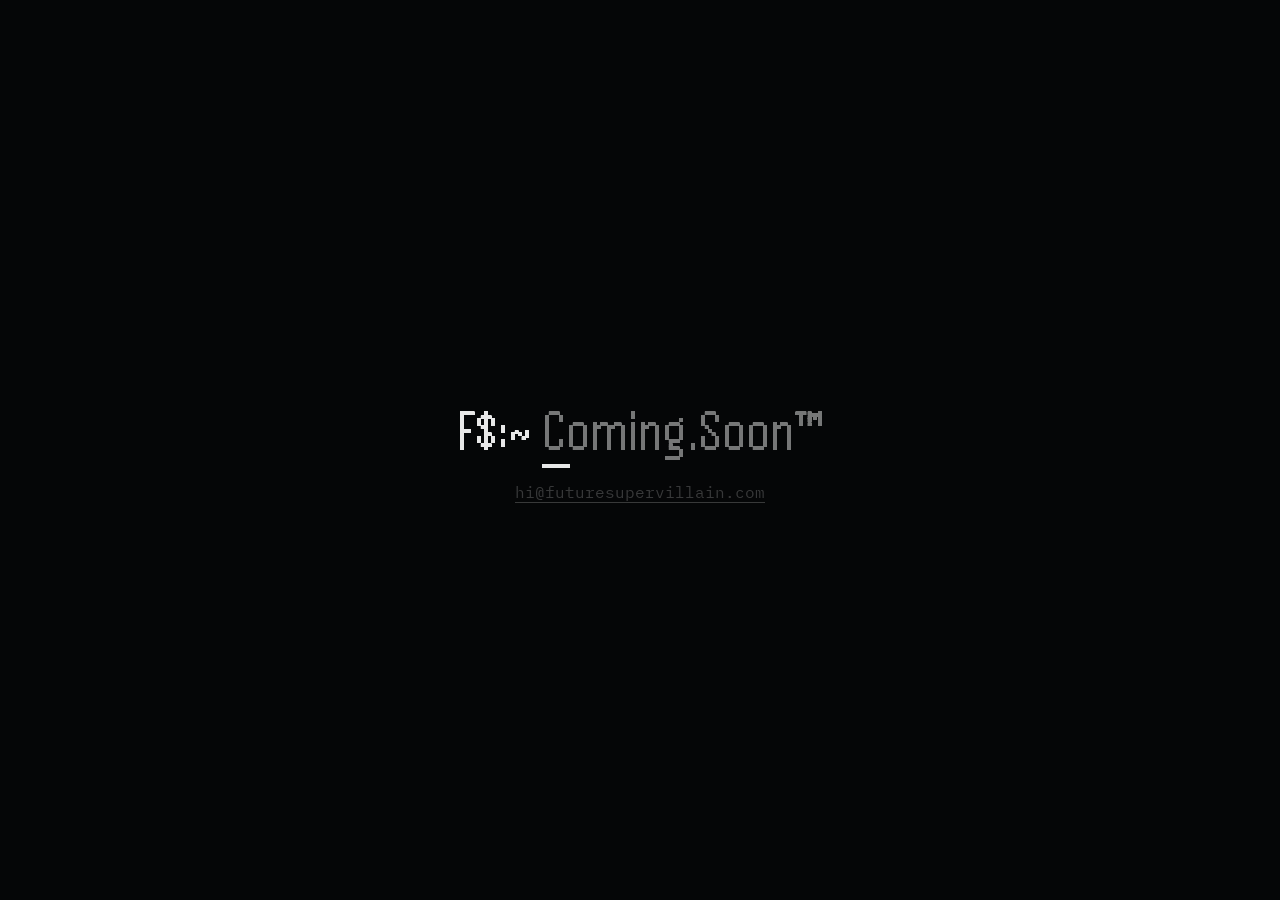
<file: index.html>
<!DOCTYPE html>
<!-- Wake up, ... 
██████╗   █████╗ 
██╔════╝  ██╔══╝ 
█████╗    █████╗ 
██╔══╝    ╚══██║ 
██║       █████╔╝
F$ | est. MCMLXXXVI -->
<html lang="en">
  <head>
    <meta charset="utf-8" />
    <meta name="viewport" content="width=device-width, initial-scale=1" />
    <meta name="description" content="FutureSupervillain — Coming Soon" />
    <meta name="theme-color" content="#050607" />
    <title>Initializing... | FutureSupervillain</title>
    <link rel="preconnect" href="https://fonts.googleapis.com" />
    <link rel="preconnect" href="https://fonts.gstatic.com" crossorigin />
    <link
      href="https://fonts.googleapis.com/css2?family=Handjet:wght@400&family=IBM+Plex+Mono:wght@400;600&family=Space+Mono:wght@400;700&display=swap"
      rel="stylesheet" />
    <link rel="stylesheet" href="css/style.css" />
  </head>

  <body>
    <main class="wrap">
      <h1 class="headline">
        <span class="prefix">F$:~ </span
        ><span
          ><span class="c-with-cursor">C<span class="cursor">_</span></span
          >oming.Soon™
        </span>
      </h1>
      <div class="email-link">
        <a href="mailto:hi@futuresupervillain.com" aria-label="Email FutureSupervillain at hi@futuresupervillain.com">hi@futuresupervillain.com</a>
      </div>
    </main>
  </body>
</html>
</file>
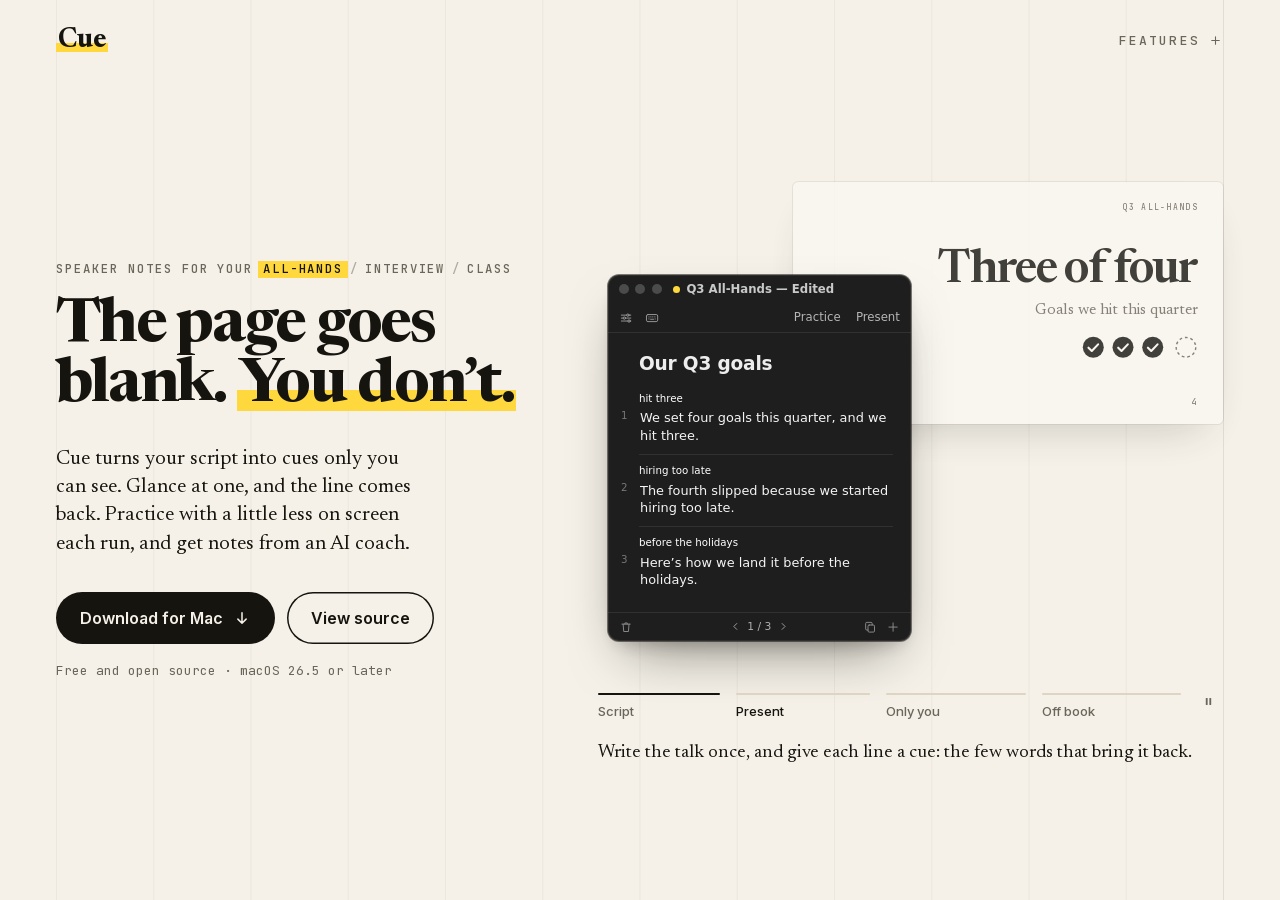
<file: cue/index.html>
<!doctype html>
<html lang="en" class="is-loading">
<head>
  <meta charset="utf-8">
  <meta name="viewport" content="width=device-width, initial-scale=1">
  <meta http-equiv="Content-Security-Policy" content="default-src 'self'; script-src 'self' 'sha256-LbAaYq819n1O8pnHSMp3FAXFT/qp3uhgTP/Gjx+9K60='; style-src 'self'; img-src 'self'; font-src 'self'; object-src 'none'; base-uri 'none'; form-action 'none'">
  <!-- Private beta: kept out of search results until Cue launches publicly. -->
  <meta name="robots" content="noindex, nofollow">
  <meta name="description" content="Cue turns your script into cues only you can see. Glance at one, and the line comes back. Practice with less on screen each run, with notes from an AI coach.">
  <title>Cue — The page goes blank. You don’t.</title>
  <script>
    // Marks scripting as available, and hides what the page intro brings in, before the first paint.
    document.documentElement.classList.add("js");
    if (!matchMedia("(prefers-reduced-motion: reduce)").matches) document.documentElement.classList.add("is-intro");
  </script>
  <link rel="icon" href="favicon.svg" type="image/svg+xml">
  <link rel="stylesheet" href="style.css">
</head>
<body>
  <header class="top">
    <a class="wordmark" href="./" data-intro="0"><span>Cue</span></a>
    <button class="top__link" type="button" data-features aria-haspopup="dialog" data-intro="60">
      Features
      <svg viewBox="0 0 24 24" aria-hidden="true"><path d="M12 5v14M5 12h14"/></svg>
    </button>
  </header>

  <main class="hero">
    <div class="pitch">
      <div class="eyebrow scenarios" data-scenarios data-intro="120">
        <span id="scenarios-label">Speaker notes for your</span>
        <span class="scenarios__list" role="group" aria-labelledby="scenarios-label">
          <button type="button" data-scenario="all-hands" aria-pressed="true">All-hands</button>
          <span class="scenarios__sep" aria-hidden="true">/</span>
          <button type="button" data-scenario="interview" aria-pressed="false">Interview</button>
          <span class="scenarios__sep" aria-hidden="true">/</span>
          <button type="button" data-scenario="class" aria-pressed="false">Class</button>
        </span>
      </div>
      <h1 data-headline>
        <span class="visually-hidden">The page goes blank. You don’t.</span>
        <span class="headline" aria-hidden="true">
          <span class="headline__item is-current"><span class="headline__row">The page goes</span><span class="headline__row">blank. <mark>You don’t.</mark></span></span>
          <span class="headline__item"><span class="headline__row">Every line,</span><span class="headline__row"><mark>right on cue.</mark></span></span>
          <span class="headline__item"><span class="headline__row">Notes you’ll need</span><span class="headline__row"><mark>less every time.</mark></span></span>
          <span class="headline__item"><span class="headline__row">Off book,</span><span class="headline__row"><mark>on cue.</mark></span></span>
        </span>
      </h1>
      <p class="lede" data-intro="220">Cue turns your script into cues only you can see. Glance at one, and the line comes back. Practice with a little less on screen each run, and get notes from an AI coach.</p>
      <p class="actions">
        <a class="button button--primary" href="https://github.com/robertobrambila/cue/releases/latest" data-intro="300">
          Download for Mac
          <svg viewBox="0 0 24 24" aria-hidden="true"><path d="M12 5v14M6.5 13.5 12 19l5.5-5.5"/></svg>
        </a>
        <a class="button button--quiet" href="https://github.com/robertobrambila/cue" data-intro="340">View source</a>
      </p>
      <p class="fine" data-intro="400">Free and open source · macOS 26.5 or later</p>
    </div>

    <section class="demo" aria-labelledby="demo-title">
      <h2 id="demo-title" class="visually-hidden">How Cue works</h2>

      <div class="stage" data-stage data-step="script" role="img" aria-label="Cue in edit mode beside a slide titled Three of four.">
        <div class="slide" data-intro="160">
          <p class="slide__kicker" data-slot="kicker">Q3 all-hands</p>
          <div class="slide__heading">
            <p class="slide__title" data-slot="title">Three of four</p>
            <p class="slide__sub" data-slot="sub">Goals we hit this quarter</p>
            <div class="slide__visual" data-slot="visual" aria-hidden="true"><svg viewBox="0 0 134 28"><circle class="v-fill" cx="14" cy="14" r="12"/><path class="v-tick" d="M8.5 14.5l3.8 3.8 7.2-7.6"/><circle class="v-fill" cx="48" cy="14" r="12"/><path class="v-tick" d="M42.5 14.5l3.8 3.8 7.2-7.6"/><circle class="v-fill" cx="82" cy="14" r="12"/><path class="v-tick" d="M76.5 14.5l3.8 3.8 7.2-7.6"/><circle class="v-ring" cx="120" cy="14" r="11.2"/></svg></div>
          </div>
          <p class="slide__num" data-slot="num">4</p>
        </div>

        <div class="cw" data-intro="280" data-intro-lift>
          <div class="cw__chrome">
            <div class="cw__chrome-inner">
              <div class="cw__titlebar">
                <span class="cw__lights"><i></i><i></i><i></i></span>
                <span class="cw__title"><b class="cw__dot"></b><span data-slot="file">Q3 All-Hands — Edited</span></span>
              </div>
              <div class="cw__toolbar">
                <span class="cw__tools">
                  <svg viewBox="0 0 24 24"><path d="M4 7h9M17 7h3M4 12h3M11 12h9M4 17h11M19 17h1"/><circle cx="15" cy="7" r="2"/><circle cx="9" cy="12" r="2"/><circle cx="17" cy="17" r="2"/></svg>
                  <svg viewBox="0 0 24 24"><rect x="2.5" y="6" width="19" height="12" rx="2.5"/><path d="M6.5 10h.5M9.75 10h.5M13 10h.5M16.5 10h.5M6.5 13.5h.5M17 13.5h.5M9.5 14h5"/></svg>
                </span>
                <span class="cw__actions"><span>Practice</span><span>Present</span></span>
              </div>
            </div>
          </div>

          <div class="cw__body">
            <p class="cw__page" data-slot="page">Our Q3 goals</p>
            <ol class="cw__blocks">
              <li class="cw__block">
                <span class="cw__num">1</span>
                <span class="cw__cue">
                  <svg class="cw__pin" viewBox="0 0 24 24"><path d="M8 3.5h8v1.7l-1.7 1 .6 5 2.6 2.4v1.6h-4.6v6.3L12 22.5l-.9-1V15.2H6.5v-1.6L9.1 11.2l.6-5-1.7-1z"/></svg>
                  <span class="cw__cue-text"><span class="cw__word">hit three</span><span class="cw__letters">W s f g t q, a w h t.</span></span>
                </span>
                <span class="cw__line"><span>We set four goals this quarter, and we hit three.</span></span>
              </li>
              <li class="cw__block">
                <span class="cw__num">2</span>
                <span class="cw__cue">
                  <svg class="cw__pin" viewBox="0 0 24 24"><path d="M8 3.5h8v1.7l-1.7 1 .6 5 2.6 2.4v1.6h-4.6v6.3L12 22.5l-.9-1V15.2H6.5v-1.6L9.1 11.2l.6-5-1.7-1z"/></svg>
                  <span class="cw__cue-text"><span class="cw__word">hiring too late</span><span class="cw__letters">T f s b w s h t l.</span></span>
                </span>
                <span class="cw__line"><span>The fourth slipped because we started hiring too late.</span></span>
              </li>
              <li class="cw__block">
                <span class="cw__num">3</span>
                <span class="cw__cue">
                  <svg class="cw__pin" viewBox="0 0 24 24"><path d="M8 3.5h8v1.7l-1.7 1 .6 5 2.6 2.4v1.6h-4.6v6.3L12 22.5l-.9-1V15.2H6.5v-1.6L9.1 11.2l.6-5-1.7-1z"/></svg>
                  <span class="cw__cue-text"><span class="cw__word">before the holidays</span><span class="cw__letters">H h w l i b t h.</span></span>
                </span>
                <span class="cw__line"><span>Here’s how we land it before the holidays.</span></span>
              </li>
            </ol>
          </div>

          <div class="cw__foot cw__foot--edit">
            <span class="cw__side">
              <svg viewBox="0 0 24 24"><path d="M5 7h14M10 7V5h4v2M7 7l1 12.5h8L17 7"/></svg>
            </span>
            <span class="cw__pager">
              <svg viewBox="0 0 24 24"><path d="M14.5 6.5 9 12l5.5 5.5"/></svg>
              1 / 3
              <svg viewBox="0 0 24 24"><path d="M9.5 6.5 15 12l-5.5 5.5"/></svg>
            </span>
            <span class="cw__side cw__side--end">
              <svg viewBox="0 0 24 24"><rect x="8.5" y="8.5" width="11" height="12" rx="2"/><path d="M15.5 8.5V6a2 2 0 0 0-2-2h-7a2 2 0 0 0-2 2v9a2 2 0 0 0 2 2h2"/></svg>
              <svg viewBox="0 0 24 24"><path d="M12 5v14M5 12h14"/></svg>
            </span>
          </div>

          <div class="cw__foot cw__foot--present">
            <p class="cw__status">
              <svg viewBox="0 0 24 24"><path d="M3 12s3.5-6 9-6 9 6 9 6-3.5 6-9 6-9-6-9-6z"/><circle cx="12" cy="12" r="2.6"/><path d="M4 4l16 16"/></svg>
              <span>1 / 3</span><span class="cw__open">&nbsp;· 1 of 3 open</span>
              <svg viewBox="0 0 24 24"><rect x="2.5" y="6" width="19" height="12" rx="2.5"/><path d="M6.5 10h.5M9.75 10h.5M13 10h.5M16.5 10h.5M6.5 13.5h.5M17 13.5h.5M9.5 14h5"/></svg>
            </p>
            <p class="cw__hints">⌘← ⌘→ pages · ⌘E expand · ⌘/ all keys</p>
          </div>

          <div class="cw__foot cw__foot--practice">
            <span class="cw__run">
              <svg viewBox="0 0 24 24"><circle cx="12" cy="13" r="7"/><path d="M12 13V9.5M10 3.5h4M12 3.5V6"/></svg>
              <span data-clock>0:41</span> · Page 1 of 3
              <i></i>
              End Run
            </span>
          </div>

          <p class="cw__ghost">
            <svg viewBox="0 0 24 24"><path d="M3 12s3.5-6 9-6 9 6 9 6-3.5 6-9 6-9-6-9-6z"/><circle cx="12" cy="12" r="2.6"/><path d="M4 4l16 16"/></svg>
            Hidden from screen sharing
          </p>
        </div>

        <span class="pointer"><svg viewBox="0 0 24 24"><path d="M5.5 2.8v17.4l4.4-4.2 2.9 6.4 2.8-1.2-2.8-6.3h6.1z"/></svg></span>
      </div>

      <div class="steps" data-intro="460">
        <div class="step-bar">
          <ol class="tabs" aria-label="Steps">
            <li><button class="tab" type="button" data-step-tab="script"><span class="tab__bar"><span class="tab__fill"></span></span>Script</button></li>
            <li><button class="tab" type="button" data-step-tab="present"><span class="tab__bar"><span class="tab__fill"></span></span>Present</button></li>
            <li><button class="tab" type="button" data-step-tab="private"><span class="tab__bar"><span class="tab__fill"></span></span>Only you</button></li>
            <li><button class="tab" type="button" data-step-tab="offbook"><span class="tab__bar"><span class="tab__fill"></span></span>Off book</button></li>
          </ol>
          <button class="autoplay" type="button" data-autoplay aria-label="Pause animation">
            <svg class="autoplay__pause" viewBox="0 0 24 24" aria-hidden="true"><rect x="7" y="5.5" width="3.4" height="13" rx="1"/><rect x="13.6" y="5.5" width="3.4" height="13" rx="1"/></svg>
            <svg class="autoplay__play" viewBox="0 0 24 24" aria-hidden="true"><path d="M8.5 5.8v12.4a.8.8 0 0 0 1.2.7l9.6-6.2a.8.8 0 0 0 0-1.4L9.7 5.1a.8.8 0 0 0-1.2.7z"/></svg>
          </button>
        </div>
        <div class="captions" data-captions aria-live="off">
          <p class="caption is-current" data-step-caption="script" data-label="Cue in edit mode beside a slide titled Three of four: three lines of script, each with a short cue above it.">Write the talk once, and give each line a cue: the few words that bring it back.</p>
          <p class="caption" data-step-caption="present" data-label="Cue in present mode over the slide, showing only three cues. A pointer hovers the cue hiring too late, and its full line comes back, pinned in yellow." hidden>Present, and every line collapses to its cue. Hover one, and the line comes back.</p>
          <p class="caption" data-step-caption="private" data-label="What the audience sees: only the slide. Cue's window is hidden from the share, shown here as a dashed outline." hidden>Share your screen, and the room sees only your slide. Cue stays out of the share.</p>
          <p class="caption" data-step-caption="offbook" data-label="Cue in practice mode, stepping from the first letters of each line, to the cues, to an empty page, with a run timer below." hidden>Rehearse with less each run: first letters, then cues, then nothing at all.</p>
        </div>
      </div>
    </section>
  </main>

  <dialog class="features" data-features-dialog aria-labelledby="features-title">
    <div class="features__sheet">
      <button class="features__close" type="button" data-close aria-label="Close" autofocus>
        <svg viewBox="0 0 24 24" aria-hidden="true"><path d="M6.5 6.5l11 11M17.5 6.5l-11 11"/></svg>
      </button>
      <div class="features__body">
        <p class="eyebrow">Features</p>
        <h2 id="features-title">From first draft <mark>to speech day.</mark></h2>
        <ol class="features__groups">
          <li class="features__group">
            <span class="features__num" aria-hidden="true">01</span>
            <div>
              <h3>Write it once.</h3>
              <ul>
                <li>Paste a script, and Cue splits it into thoughts.</li>
                <li>Give each one a cue, or let Cue suggest one.</li>
                <li>Bring in speaker notes from PowerPoint.</li>
              </ul>
            </div>
          </li>
          <li class="features__group">
            <span class="features__num" aria-hidden="true">02</span>
            <div>
              <h3>Get off book.</h3>
              <ul>
                <li>Rehearse with a little less on screen each run.</li>
                <li>First letters, then cues, then nothing at all.</li>
                <li>Track recall and personal bests to speech day.</li>
              </ul>
            </div>
          </li>
          <li class="features__group">
            <span class="features__num" aria-hidden="true">03</span>
            <div>
              <h3>A coach you choose.</h3>
              <ul>
                <li>After a run: what worked, and what to practice.</li>
                <li>Use GitHub Copilot, a local model with Ollama, or your own OpenAI or Anthropic key.</li>
                <li>Transcribed on your Mac. Review before it’s sent.</li>
              </ul>
            </div>
          </li>
          <li class="features__group">
            <span class="features__num" aria-hidden="true">04</span>
            <div>
              <h3>Present from a glance.</h3>
              <ul>
                <li>Lines collapse to cues. Hover to peek, click to pin.</li>
                <li>Open a whole page at once with <kbd>⌘E</kbd>.</li>
                <li>A big title on each page for its key message.</li>
              </ul>
            </div>
          </li>
          <li class="features__group">
            <span class="features__num" aria-hidden="true">05</span>
            <div>
              <h3>Keep your place.</h3>
              <ul>
                <li>Cue can follow your PowerPoint or Keynote deck.</li>
                <li>Someone else driving? Say “next slide.”</li>
                <li>Shortcuts work while your slides are in front.</li>
              </ul>
            </div>
          </li>
          <li class="features__group">
            <span class="features__num" aria-hidden="true">06</span>
            <div>
              <h3>Only you see it.</h3>
              <ul>
                <li>Cue stays out of screen shares and recordings.</li>
                <li>Place it beside Teams or under your camera.</li>
                <li>A small indicator confirms it’s hidden.</li>
              </ul>
            </div>
          </li>
        </ol>
        <div class="features__foot">
          <p>Free and open source · macOS 26.5 or later</p>
          <a class="button button--primary" href="https://github.com/robertobrambila/cue/releases/latest">
            Download for Mac
            <svg viewBox="0 0 24 24" aria-hidden="true"><path d="M12 5v14M6.5 13.5 12 19l5.5-5.5"/></svg>
          </a>
        </div>
      </div>
    </div>
  </dialog>

  <script src="script.js"></script>
</body>
</html>
</file>
<file: css/style.css>
:root {
  color-scheme: dark;
}
body {
  margin: 0;
  min-height: 100vh;
  display: grid;
  place-items: center;
  background: #050607;
  color: #e8e8e8;
  font-family: "Space Mono", ui-monospace, SFMono-Regular, Menlo, Monaco,
    Consolas, "Liberation Mono", monospace;
}
.wrap {
  width: min(720px, calc(100% - 48px));
  text-align: center;
  display: grid;
  gap: 18px;
  padding: 24px 0;
}
.logo {
  font-weight: 600;
  letter-spacing: 0.08em;
  opacity: 0.5;
}
h1 {
  margin: 0;
  font-size: clamp(37px, 6.6vw, 59px);
  font-family: "Handjet", ui-monospace, SFMono-Regular, Menlo, Monaco,
    Consolas, "Liberation Mono", monospace;
  font-weight: 400;
  color: rgba(232, 232, 232, 0.5);
}
h1 .prefix {
  color: #e8e8e8;
}
h1 .c-with-cursor {
  position: relative;
  display: inline-block;
}
h1 .cursor {
  position: absolute;
  left: 0;
  bottom: -8px;
  color: #e8e8e8;
  animation: blink 1s steps(2, end) infinite;
}
@keyframes blink {
  0% {
    opacity: 1;
  }
  50% {
    opacity: 0;
  }
  100% {
    opacity: 1;
  }
}
.email-link {
  opacity: 0.9;
  font-family: "IBM Plex Mono", ui-monospace, SFMono-Regular, Menlo,
    Monaco, Consolas, "Liberation Mono", monospace;
  font-size: clamp(12.8px, 2vw, 16px);
}
a {
  color: rgba(232, 232, 232, 0.25);
  text-decoration: none;
  border-bottom: 1px solid rgba(232, 232, 232, 0.25);
}
a:hover {
  color: rgba(232, 232, 232, 1);
  border-bottom-color: rgba(232, 232, 232, 0.65);
}

@media (prefers-reduced-motion: reduce) {
  h1 .cursor {
    animation: none;
  }
}
</file>
<file: cue/style.css>
@font-face {
  font-family: "Newsreader";
  src: url("fonts/newsreader.woff2") format("woff2");
  font-weight: 400 700;
  font-display: swap;
}

@font-face {
  font-family: "Inter";
  src: url("fonts/inter.woff2") format("woff2");
  font-weight: 400 700;
  font-display: swap;
}

@font-face {
  font-family: "JetBrains Mono";
  src: url("fonts/jetbrains-mono.woff2") format("woff2");
  font-weight: 400 600;
  font-display: swap;
}

:root {
  --paper: #F5F1E8;
  --sheet: #FBF8F2;
  --ink: #16140F;
  --graphite: #6B665C;
  --desk: #DDD4C2;
  --cue: #FFD83D;
  --serif: "Newsreader", Georgia, serif;
  --sans: "Inter", system-ui, -apple-system, "Helvetica Neue", sans-serif;
  --mono: "JetBrains Mono", ui-monospace, "SF Mono", monospace;
  --mac: -apple-system, BlinkMacSystemFont, "SF Pro Text", system-ui, "Inter", sans-serif;
  --ease: cubic-bezier(0.2, 0.7, 0.1, 1);
  --pad: clamp(20px, 4.4vw, 72px);
  /* The content's left and right edges: the header, grid, and hero share them. */
  --edge: max(var(--pad), calc(50vw - 750px + var(--pad)));
  background: var(--paper);
}

* {
  box-sizing: border-box;
}

body {
  display: flex;
  flex-direction: column;
  min-height: 100svh;
  margin: 0;
  color: var(--ink);
  font: 400 17px / 1.5 var(--sans);
  -webkit-font-smoothing: antialiased;
  text-rendering: optimizeLegibility;
}

/* Recall's faint twelve-column grid. */
body::before {
  content: "";
  position: fixed;
  z-index: -1;
  inset: 0 var(--edge);
  border-right: 1px solid rgba(22, 20, 15, 0.045);
  background: linear-gradient(90deg, rgba(22, 20, 15, 0.045) 1px, transparent 1px) 0 0 / calc(100% / 12) 100%;
  pointer-events: none;
}

a,
button {
  -webkit-tap-highlight-color: transparent;
}

:focus-visible {
  outline: 2px solid var(--ink);
  outline-offset: 3px;
}

.visually-hidden {
  position: absolute;
  width: 1px;
  height: 1px;
  overflow: hidden;
  clip-path: inset(50%);
  white-space: nowrap;
}

/* Header: the wordmark, and the way into the features sheet. */

.top {
  display: flex;
  align-items: center;
  justify-content: space-between;
  padding: 20px var(--edge) 0;
}

.top__link {
  display: inline-flex;
  align-items: center;
  gap: 9px;
  min-height: 40px;
  padding: 0 2px;
  border: 0;
  border-radius: 6px;
  color: var(--graphite);
  background: none;
  font: 500 13px / 1 var(--mono);
  letter-spacing: 0.16em;
  text-transform: uppercase;
  cursor: pointer;
  transition: color 0.2s;
}

.top__link svg {
  width: 13px;
  height: 13px;
  fill: none;
  stroke: currentColor;
  stroke-width: 2;
  stroke-linecap: round;
  transition: transform 0.35s var(--ease);
}

.top__link:hover {
  color: var(--ink);
}

.top__link:hover svg {
  transform: rotate(90deg);
}

.wordmark {
  color: var(--ink);
  font: 700 28px / 1 var(--serif);
  letter-spacing: -0.03em;
  text-decoration: none;
}

.wordmark span {
  padding: 0 0.06em;
  background: linear-gradient(transparent 60%, var(--cue) 60%, var(--cue) 94%, transparent 94%);
}

/* Hero */

.hero {
  flex: 1;
  display: grid;
  grid-template-columns: minmax(0, 5.2fr) minmax(0, 6.8fr);
  align-items: center;
  column-gap: clamp(32px, 5vw, 96px);
  width: 100%;
  padding: clamp(20px, 3vh, 44px) var(--edge) clamp(28px, 5vh, 60px);
}

.pitch {
  container-type: inline-size;
}

.eyebrow {
  margin: 0 0 20px;
  color: var(--graphite);
  font: 500 13px / 1.2 var(--mono);
  letter-spacing: 0.16em;
  text-transform: uppercase;
}

h1 {
  margin: 0;
  /* One size for every headline in the rotation: the widest row fills the column. */
  font: 700 min(12.8cqi, 84px) / 0.98 var(--serif);
  letter-spacing: -0.035em;
}

/* The headlines share one cell, so the column keeps its height as they rotate. */
.headline {
  display: grid;
}

.headline__item {
  grid-area: 1 / 1;
  visibility: hidden;
}

.headline__item.is-current,
.headline__item.is-entering,
.headline__item.is-leaving {
  visibility: visible;
}

.headline__row {
  display: block;
  white-space: nowrap;
}

.headline__word {
  display: inline-block;
}

h1 mark,
.features h2 mark {
  padding: 0 0.04em;
  color: inherit;
  background: linear-gradient(transparent 55%, var(--cue) 55%, var(--cue) 90%, transparent 90%) left center / 100% 100% no-repeat;
}

.lede {
  max-width: 34ch;
  margin: 28px 0 0;
  font: 400 clamp(19px, 1.6vw, 24px) / 1.38 var(--serif);
  text-wrap: pretty;
}

.actions {
  display: flex;
  flex-wrap: wrap;
  gap: 12px;
  margin: 34px 0 0;
}

.button {
  display: inline-flex;
  align-items: center;
  gap: 10px;
  min-height: 52px;
  padding: 0 24px;
  border-radius: 999px;
  font: 600 16px / 1 var(--sans);
  text-decoration: none;
  transition: background-color 0.2s, color 0.2s;
}

.button svg {
  width: 18px;
  height: 18px;
  fill: none;
  stroke: currentColor;
  stroke-width: 2;
  stroke-linecap: round;
  stroke-linejoin: round;
}

.button--primary {
  color: var(--paper);
  background: var(--ink);
}

.button--primary:hover {
  background: #2E2A22;
}

.button--quiet {
  color: var(--ink);
  box-shadow: inset 0 0 0 1.5px var(--ink);
}

.button--quiet:hover {
  background: rgba(22, 20, 15, 0.06);
}

.fine {
  margin: 18px 0 0;
  color: var(--graphite);
  font: 400 13px / 1.4 var(--mono);
}

/* The demo: a slide at the back, Cue's window floating over its corner. */

.demo {
  container: demo / inline-size;
  display: grid;
}

/* The eyebrow doubles as the demo's talk picker: "Speaker notes for your
   all-hands / interview / class". The chosen talk wears the cue highlight,
   which hands off to the next choice: out to the right, in from the left. */
.scenarios {
  display: flex;
  flex-wrap: wrap;
  align-items: baseline;
  gap: 6px 0.75em;
  /* Eases down to 12px so the line holds on laptops; phones wrap it instead. */
  font-size: clamp(12px, 100cqi / 38.8, 13px);
}

.scenarios__list {
  display: flex;
  align-items: baseline;
  gap: 0.5em;
}

.scenarios__sep {
  color: rgba(107, 102, 92, 0.5);
}

.scenarios button {
  position: relative;
  isolation: isolate;
  margin: -8px 0;
  padding: 8px 0;
  border: 0;
  color: var(--graphite);
  background: none;
  font: inherit;
  letter-spacing: inherit;
  text-transform: inherit;
  cursor: pointer;
  transition: color 0.2s;
}

.scenarios button::before {
  content: "";
  position: absolute;
  z-index: -1;
  inset: 7px -0.35em;
  background: var(--cue);
  transform: scaleX(0);
  transform-origin: right center;
  transition: transform 0.32s var(--ease);
}

.scenarios button:hover,
.scenarios button[aria-pressed="true"] {
  color: var(--ink);
}

.scenarios button[aria-pressed="true"]::before {
  transform: none;
  transform-origin: left center;
  transition: transform 0.45s var(--ease) 0.1s;
}

/* Without scripting the picker can't change the demo, so it reads as a plain
   eyebrow for the talk the demo shows. */
html:not(.js) .scenarios button[aria-pressed="false"],
html:not(.js) .scenarios__sep {
  display: none;
}

@media (prefers-reduced-motion: reduce) {
  .scenarios button::before {
    transition: none !important;
  }
}

.stage {
  position: relative;
  grid-area: 1 / 1;
  aspect-ratio: 64 / 50;
  font-size: calc(100cqw / 64);
}

/* Nothing animates until the first frame, so styles never tween in on load. */
.is-loading *,
.is-loading *::before,
.is-loading *::after {
  transition: none !important;
}

/* The page intro (script.js) brings these in one by one. Until it starts they
   stay hidden, and if the script never runs they appear after three seconds. */
.is-intro [data-intro],
.is-intro .headline {
  opacity: 0;
  animation: intro-failsafe 0s 3s forwards;
}

@keyframes intro-failsafe {
  to {
    opacity: 1;
  }
}

.slide {
  position: absolute;
  top: 0.5em;
  right: 0;
  display: grid;
  grid-template-rows: auto 1fr auto;
  width: 44em;
  aspect-ratio: 16 / 9;
  padding: 2.2em 2.6em 1.8em;
  border-radius: 0.55em;
  background: var(--sheet);
  box-shadow: 0 0 0 1px rgba(22, 20, 15, 0.08), 0 2em 4.4em -2em rgba(22, 20, 15, 0.26);
  opacity: 0.8;
  transition: opacity 0.7s var(--ease);
}

.stage[data-step="private"] .slide {
  opacity: 1;
}

.slide p {
  margin: 0;
}

.slide__kicker,
.slide__num {
  justify-self: end;
  color: var(--graphite);
  font: 500 0.82em / 1 var(--mono);
  letter-spacing: 0.16em;
  text-transform: uppercase;
}

.slide__heading {
  align-self: center;
  justify-self: end;
  text-align: right;
}

/* One simple drawing per slide, so the slide reads as a real one. */
.slide__visual {
  display: flex;
  justify-content: flex-end;
  margin-top: 1.4em;
}

.slide__visual svg {
  width: 12em;
  height: auto;
  overflow: visible;
}

.slide__visual .v-fill {
  fill: var(--ink);
}

.slide__visual .v-muted {
  fill: rgba(22, 20, 15, 0.2);
}

.slide__visual .v-ring {
  fill: none;
  stroke: var(--graphite);
  stroke-width: 1.6;
  stroke-dasharray: 3.2 3.2;
}

.slide__visual .v-tick {
  fill: none;
  stroke: var(--sheet);
  stroke-width: 2.4;
  stroke-linecap: round;
  stroke-linejoin: round;
}

.slide__visual .v-card {
  fill: var(--paper);
  stroke: rgba(22, 20, 15, 0.3);
}

.slide__visual .v-line {
  fill: rgba(22, 20, 15, 0.28);
}

.slide__visual .v-rule {
  stroke: rgba(22, 20, 15, 0.3);
  stroke-width: 1.5;
}

.slide__visual .v-label {
  fill: var(--graphite);
  font: 500 9px var(--mono);
  letter-spacing: 0.04em;
}

.slide__title {
  font: 600 4.8em / 0.92 var(--serif);
  letter-spacing: -0.035em;
}

.slide .slide__sub {
  margin-top: 0.55em;
  color: var(--graphite);
  font: 400 1.55em / 1.25 var(--serif);
}

/* Cue's window, drawn after the app: edit mode, present mode, practice. */

.cw {
  --text: #F4F4F4;
  --muted: #8C8C8C;
  --hair: rgba(255, 255, 255, 0.085);
  position: absolute;
  top: 10em;
  left: 1em;
  display: flex;
  flex-direction: column;
  width: 31em;
  height: 37.5em;
  overflow: hidden;
  border-radius: 1.15em;
  color: var(--text);
  background-color: #1E1E1E;
  font-family: var(--mac);
  box-shadow:
    inset 0 0 0 1px rgba(255, 255, 255, 0.07),
    0 0 0 1px rgba(22, 20, 15, 0.55),
    0 2.6em 5.4em -2em rgba(22, 20, 15, 0.55),
    0 1em 2em -1em rgba(22, 20, 15, 0.28);
  transition: background-color 0.5s var(--ease), box-shadow 0.5s var(--ease);
}

.cw::after {
  content: "";
  position: absolute;
  inset: 0;
  border: 0.14em dashed rgba(22, 20, 15, 0.45);
  border-radius: inherit;
  opacity: 0;
  pointer-events: none;
  transition: opacity 0.4s;
}

.cw svg {
  flex: none;
  width: 1.45em;
  height: 1.45em;
  fill: none;
  stroke: currentColor;
  stroke-width: 1.6;
  stroke-linecap: round;
  stroke-linejoin: round;
}

.cw__chrome {
  display: grid;
  grid-template-rows: 1fr;
  transition: grid-template-rows 0.65s var(--ease), opacity 0.35s;
}

.cw__chrome-inner {
  min-height: 0;
  overflow: hidden;
}

.cw__titlebar {
  display: flex;
  align-items: center;
  gap: 1.1em;
  height: 3em;
  padding: 0 1.1em;
}

.cw__lights {
  display: flex;
  gap: 0.65em;
}

.cw__lights i {
  width: 1.05em;
  height: 1.05em;
  border-radius: 50%;
  background: #4B4B4B;
}

.cw__title {
  display: inline-flex;
  align-items: center;
  gap: 0.55em;
  color: #C9C9C9;
  font-size: 1.2em;
  font-weight: 600;
  white-space: nowrap;
}

.cw__dot {
  width: 0.62em;
  height: 0.62em;
  border-radius: 50%;
  background: var(--cue);
}

.cw__toolbar {
  display: flex;
  align-items: center;
  justify-content: space-between;
  height: 3em;
  padding: 0 1.1em;
  border-bottom: 1px solid var(--hair);
  color: #9C9C9C;
}

.cw__tools {
  display: flex;
  gap: 1.25em;
}

.cw__actions {
  display: flex;
  gap: 1.3em;
  color: #B5B5B5;
  font-size: 1.2em;
}

.cw__body {
  flex: 1;
  min-height: 0;
  padding: 1.7em 1.8em 0 3.2em;
  transition: padding 0.65s var(--ease), opacity 0.35s;
}

.cw__page {
  margin: 0 0 0.45em;
  color: #EDEDED;
  font-size: 1.9em;
  font-weight: 700;
  letter-spacing: -0.01em;
  transition: font-size 0.65s var(--ease), margin 0.65s var(--ease), color 0.4s;
}

.cw__blocks {
  margin: 0;
  padding: 0;
  list-style: none;
}

.cw__block {
  position: relative;
  padding: 0.85em 0 0.9em;
  border-top: 1px solid var(--hair);
  transition: padding 0.65s var(--ease), border-color 0.4s;
}

.cw__block:first-child {
  padding-top: 0.4em;
  border-top-color: transparent;
}

.cw__num {
  position: absolute;
  top: 2.45em;
  left: -1.75em;
  color: #767676;
  font-size: 1.05em;
  transition: opacity 0.3s;
}

.cw__block:first-child .cw__num {
  top: 2.02em;
}

.cw__cue {
  display: flex;
  align-items: center;
  margin-bottom: 0.3em;
  color: var(--muted);
  font-size: 1.05em;
  font-weight: 500;
  transition: font-size 0.65s var(--ease), color 0.45s, margin 0.65s var(--ease), font-weight 0.5s;
}

.cw .cw__pin {
  width: 0;
  height: 0.95em;
  margin-right: 0;
  opacity: 0;
  fill: currentColor;
  stroke: none;
  transition: width 0.3s var(--ease), margin 0.3s var(--ease), opacity 0.3s;
}

.cw__cue-text {
  display: grid;
}

.cw__word,
.cw__letters {
  grid-area: 1 / 1;
  white-space: nowrap;
  transition: opacity 0.45s, color 0.35s, text-decoration-color 0.35s;
}

.cw__word {
  text-decoration: underline transparent 0.07em;
  text-underline-offset: 0.2em;
}

.cw__letters {
  opacity: 0;
  font-size: 0.86em;
  letter-spacing: 0.02em;
}

.cw__line {
  display: grid;
  grid-template-rows: 1fr;
  border-left: 0.12em solid transparent;
  color: var(--text);
  font-size: 1.32em;
  line-height: 1.38;
  transition:
    grid-template-rows 0.65s var(--ease),
    opacity 0.45s,
    margin 0.5s var(--ease),
    padding 0.5s var(--ease),
    color 0.4s,
    border-color 0.4s,
    font-size 0.5s var(--ease);
}

.cw__line > span {
  min-height: 0;
  overflow: hidden;
}

/* Present: the chrome goes, and each line collapses to its cue. */

.stage:not([data-step="script"]) .cw__chrome {
  grid-template-rows: 0fr;
  opacity: 0;
}

.stage:not([data-step="script"]) .cw__body {
  padding: 2.5em 1.8em 0;
}

.stage:not([data-step="script"]) .cw__page {
  margin-bottom: 0.55em;
  color: #FFF;
  font-size: 2.2em;
}

.stage:not([data-step="script"]) .cw__block {
  padding: 0.5em 0;
  border-top-color: transparent;
}

.stage:not([data-step="script"]) .cw__num {
  opacity: 0;
}

.stage:not([data-step="script"]) .cw__cue {
  margin-bottom: 0;
  color: #FFF;
  font-size: 1.72em;
  font-weight: 650;
}

.stage[data-step="present"] .cw__cue {
  cursor: pointer;
}

.stage:not([data-step="script"]) .cw__line {
  grid-template-rows: 0fr;
  opacity: 0;
}

.stage .cw__block.is-open .cw__line {
  grid-template-rows: 1fr;
  margin-top: 0.45em;
  padding-left: 0.85em;
  border-left-color: #666;
  color: #CFCFCF;
  font-size: 1.24em;
  opacity: 1;
}

.cw__block.is-pinned .cw__word {
  color: var(--cue);
  text-decoration-color: var(--cue);
}

.cw .cw__block.is-pinned .cw__pin {
  width: 0.9em;
  margin-right: 0.38em;
  color: var(--cue);
  opacity: 1;
}

/* Off book: the practice ladder, from first letters to cues to nothing. */

.stage:is([data-rung="letters"], [data-rung="none"]) .cw__word {
  opacity: 0;
}

.stage[data-rung="letters"] .cw__letters {
  opacity: 1;
}

/* Footers: edit, present, and practice. */

.cw__foot {
  position: absolute;
  right: 0;
  bottom: 0;
  left: 0;
  opacity: 0;
  visibility: hidden;
  transform: translateY(0.4em);
  transition: opacity 0.35s, transform 0.35s var(--ease), visibility 0s linear 0.35s;
}

.stage[data-step="script"] .cw__foot--edit,
.stage[data-step="present"] .cw__foot--present,
.stage[data-step="offbook"] .cw__foot--practice {
  opacity: 1;
  visibility: visible;
  transform: none;
  transition: opacity 0.45s 0.2s, transform 0.45s var(--ease) 0.2s, visibility 0s linear 0s;
}

.cw__foot--edit {
  display: flex;
  align-items: center;
  justify-content: space-between;
  height: 3em;
  padding: 0 1.1em;
  border-top: 1px solid var(--hair);
  color: #8E8E8E;
}

/* Equal sides keep the page count centred, as in the app. */
.cw__side {
  display: flex;
  flex: 1;
  gap: 0.9em;
}

.cw__side--end {
  justify-content: flex-end;
}

.cw__pager {
  display: inline-flex;
  align-items: center;
  gap: 0.5em;
  color: #B0B0B0;
  font-size: 1.1em;
}

.cw__pager svg {
  width: 1.2em;
  height: 1.2em;
}

.cw__foot--present {
  right: 0.9em;
  bottom: 0.9em;
  left: 0.9em;
  padding: 0.75em 0.8em 0.7em;
  border-radius: 1.05em;
  background: #262626;
  box-shadow: inset 0 0 0 1px rgba(255, 255, 255, 0.08);
  text-align: center;
}

.cw__foot--present p {
  margin: 0;
}

.cw__status {
  display: flex;
  align-items: center;
  justify-content: center;
  gap: 0.55em;
  color: #9A9A9A;
  font-size: 1.02em;
  font-weight: 600;
}

.cw__status svg {
  width: 1.35em;
  height: 1.35em;
}

.cw__open {
  max-width: 0;
  overflow: hidden;
  margin-left: -0.55em;
  opacity: 0;
  white-space: nowrap;
  transition: max-width 0.45s var(--ease), opacity 0.3s;
}

.stage.has-open .cw__open {
  max-width: 9em;
  opacity: 1;
}

.cw .cw__hints {
  margin-top: 0.35em;
  color: #CFCFCF;
  font-size: 0.92em;
  font-weight: 600;
  white-space: nowrap;
}

.cw__foot--practice {
  bottom: 1.1em;
  display: flex;
  justify-content: center;
}

.cw__run {
  display: inline-flex;
  align-items: center;
  gap: 0.6em;
  padding: 0.55em 1.1em;
  border-radius: 999px;
  color: #FFF;
  background: rgba(242, 133, 46, 0.26);
  font-size: 1.05em;
  font-weight: 600;
  font-variant-numeric: tabular-nums;
}

.cw__run svg {
  width: 1.3em;
  height: 1.3em;
}

.cw__run i {
  width: 1px;
  height: 1.2em;
  background: rgba(255, 255, 255, 0.28);
}

/* Only you: what the room sees is the slide; Cue is left out of the share. */

.cw__ghost {
  position: absolute;
  inset: 0;
  display: grid;
  place-content: center;
  justify-items: center;
  gap: 0.6em;
  margin: 0;
  color: var(--ink);
  font: 600 1.3em / 1.3 var(--sans);
  text-align: center;
  opacity: 0;
  pointer-events: none;
  transition: opacity 0.35s;
}

.cw .cw__ghost svg {
  width: 2em;
  height: 2em;
  stroke-width: 1.5;
}

.stage[data-step="private"] .cw {
  background-color: rgba(30, 30, 30, 0);
  box-shadow: none;
}

.stage[data-step="private"] .cw::after {
  opacity: 1;
}

.stage[data-step="private"] .cw__body {
  opacity: 0;
}

.stage[data-step="private"] .cw__ghost {
  opacity: 1;
  transition: opacity 0.45s 0.3s;
}

/* The pointer that hovers and pins a cue. */

.pointer {
  position: absolute;
  z-index: 3;
  top: 0;
  left: 0;
  width: 2.3em;
  height: 2.3em;
  opacity: 0;
  pointer-events: none;
  filter: drop-shadow(0 0.15em 0.25em rgba(0, 0, 0, 0.28));
}

.pointer svg {
  display: block;
  width: 100%;
  height: 100%;
  fill: #111;
  stroke: #FFF;
  stroke-width: 1.3;
  stroke-linejoin: round;
  transform-origin: 23% 12%;
}

/* Steps */

.steps {
  z-index: 1;
  grid-area: 1 / 1;
  align-self: end;
  justify-self: end;
  width: calc(100% * 29 / 64);
  margin-bottom: calc(100% * 1.5 / 64);
}

.step-bar {
  display: flex;
  align-items: flex-start;
  gap: 12px;
}

.tabs {
  display: grid;
  flex: 1;
  grid-template-columns: repeat(4, auto);
  gap: 16px;
  margin: 0;
  padding: 0;
  list-style: none;
}

.tab {
  display: grid;
  gap: 9px;
  width: 100%;
  padding: 8px 0 4px;
  border: 0;
  color: var(--graphite);
  background: none;
  font: 500 13px / 1.2 var(--sans);
  text-align: left;
  white-space: nowrap;
  cursor: pointer;
}

.tab:hover,
.tab[aria-current="step"] {
  color: var(--ink);
}

.tab__bar {
  position: relative;
  height: 2px;
  overflow: hidden;
  border-radius: 1px;
  background: var(--desk);
}

.tab__fill {
  position: absolute;
  inset: 0;
  background: var(--ink);
  transform: scaleX(0);
  transform-origin: left center;
}

.tab:is([data-state="past"], [data-state="current"]) .tab__fill {
  transform: scaleX(1);
}

.autoplay {
  display: grid;
  flex: none;
  place-items: center;
  width: 30px;
  height: 30px;
  margin-top: 1px;
  padding: 0;
  border: 0;
  border-radius: 50%;
  color: var(--graphite);
  background: transparent;
  cursor: pointer;
}

.autoplay:hover {
  color: var(--ink);
  background: rgba(22, 20, 15, 0.06);
}

.autoplay svg {
  width: 13px;
  height: 13px;
  fill: currentColor;
}

.autoplay__play,
.autoplay[data-playing="false"] .autoplay__pause {
  display: none;
}

.autoplay[data-playing="false"] .autoplay__play {
  display: block;
}

.captions {
  display: grid;
  margin-top: 16px;
}

.caption {
  grid-area: 1 / 1;
  margin: 0;
  font: 400 clamp(18px, 1.45vw, 22px) / 1.36 var(--serif);
  text-wrap: pretty;
  opacity: 0;
  visibility: hidden;
  transition: opacity 0.25s, visibility 0s linear 0.25s;
}

.caption.is-current {
  opacity: 1;
  visibility: visible;
  transition: opacity 0.4s 0.22s, visibility 0s;
}

/* Features: a sheet over the page. The dialog is the dimmed backdrop, so a
   click outside the sheet lands on it and closes it. */

html:has(.features[open]) {
  overflow: hidden;
}

.features {
  position: fixed;
  inset: 0;
  width: 100%;
  max-width: none;
  height: 100%;
  max-height: none;
  margin: 0;
  padding: clamp(16px, 4vh, 48px) clamp(16px, 4vw, 48px);
  overflow: hidden;
  border: 0;
  color: var(--ink);
  background: rgba(22, 20, 15, 0.42);
}

.features[open] {
  display: grid;
  grid-template-rows: minmax(0, 1fr);
  place-items: center;
}

.features::backdrop {
  background: transparent;
}

.features__sheet {
  position: relative;
  display: flex;
  flex-direction: column;
  width: min(100%, 1000px);
  max-height: 100%;
  border-radius: 20px;
  background: var(--sheet);
  box-shadow: 0 0 0 1px rgba(22, 20, 15, 0.08), 0 48px 96px -32px rgba(22, 20, 15, 0.5);
}

.features__body {
  min-height: 0;
  padding: clamp(24px, 5vh, 48px) clamp(24px, 4.4vw, 56px);
  overflow: auto;
  overscroll-behavior: contain;
}

.features__close {
  position: absolute;
  z-index: 1;
  top: 14px;
  right: 14px;
  display: grid;
  place-items: center;
  width: 44px;
  height: 44px;
  padding: 0;
  border: 0;
  border-radius: 50%;
  color: var(--ink);
  background: none;
  cursor: pointer;
  transition: background-color 0.2s;
}

.features__close:hover {
  background: rgba(22, 20, 15, 0.07);
}

.features__close svg {
  width: 20px;
  height: 20px;
  fill: none;
  stroke: currentColor;
  stroke-width: 1.8;
  stroke-linecap: round;
}

.features h2 mark {
  white-space: nowrap;
}

.features h2 {
  margin: 0;
  font: 700 clamp(32px, 4vw, 50px) / 1 var(--serif);
  letter-spacing: -0.03em;
}

.features__groups {
  display: grid;
  grid-template-columns: repeat(2, minmax(0, 1fr));
  column-gap: clamp(28px, 4vw, 56px);
  margin: clamp(20px, 3.5vh, 32px) 0 0;
  padding: 0;
  list-style: none;
}

.features__group {
  display: grid;
  grid-template-columns: 2.6em minmax(0, 1fr);
  padding: clamp(14px, 2.2vh, 20px) 0 clamp(16px, 2.6vh, 24px);
  border-top: 1px solid var(--desk);
}

.features__num {
  padding-top: 0.5em;
  color: var(--graphite);
  font: 500 12px / 1 var(--mono);
  letter-spacing: 0.08em;
}

.features h3 {
  margin: 0 0 8px;
  font: 600 22px / 1.15 var(--serif);
  letter-spacing: -0.015em;
}

.features__group ul {
  display: grid;
  gap: 4px;
  margin: 0;
  padding: 0;
  color: #4A463E;
  font: 400 15px / 1.45 var(--sans);
  list-style: none;
}

.features kbd {
  padding: 0.12em 0.4em;
  border-radius: 5px;
  color: var(--ink);
  background: var(--paper);
  box-shadow: inset 0 0 0 1px var(--desk), 0 1px 0 var(--desk);
  font: 500 0.88em / 1 var(--mono);
}

.features__foot {
  display: flex;
  flex-wrap: wrap;
  align-items: center;
  justify-content: space-between;
  gap: 16px 24px;
  padding-top: clamp(16px, 2.6vh, 24px);
  border-top: 1px solid var(--desk);
}

.features__foot p {
  margin: 0;
  color: var(--graphite);
  font: 400 13px / 1.4 var(--mono);
}

@media (max-width: 860px) {
  .features__groups {
    grid-template-columns: minmax(0, 1fr);
  }
}

/* Phones: the sheet rises from the bottom edge. */
@media (max-width: 640px) {
  .features {
    padding: 24px 0 0;
  }

  .features[open] {
    place-items: end stretch;
  }

  .features__sheet {
    width: 100%;
    border-radius: 20px 20px 0 0;
  }
}

/* Narrow screens */

@media (max-width: 420px) {
  .actions {
    gap: 10px;
  }

  .button {
    gap: 8px;
    min-height: 48px;
    padding: 0 18px;
    font-size: 15px;
  }
}

@media (max-width: 1100px) {
  .hero {
    grid-template-columns: minmax(0, 1fr);
    align-items: start;
    row-gap: 48px;
  }

  .demo {
    width: 100%;
    max-width: 720px;
  }
}

/* Below this, the step labels no longer fit beside Cue's window, so they
   move under the stage, like a caption under a figure. */
@container demo (max-width: 639px) {
  .steps {
    grid-area: 2 / 1;
    justify-self: stretch;
    width: auto;
    margin: 20px 0 0;
  }
}

/* Phones: Cue's window takes the lead, and the slide sits behind it. */
@container demo (max-width: 479px) {
  .stage {
    aspect-ratio: 40 / 47.5;
    font-size: calc(100cqw / 40);
  }

  .slide {
    top: 0;
    width: 36em;
    padding: 1.8em 2em 1.5em;
  }

  .slide__title {
    font-size: 4em;
  }

  .cw {
    top: 9em;
    left: 0;
    width: 31em;
    height: 37.5em;
  }
}

@media (prefers-reduced-motion: reduce) {
  .stage *,
  .stage *::after {
    transition-duration: 1ms !important;
    transition-delay: 0s !important;
  }
}
</file>
